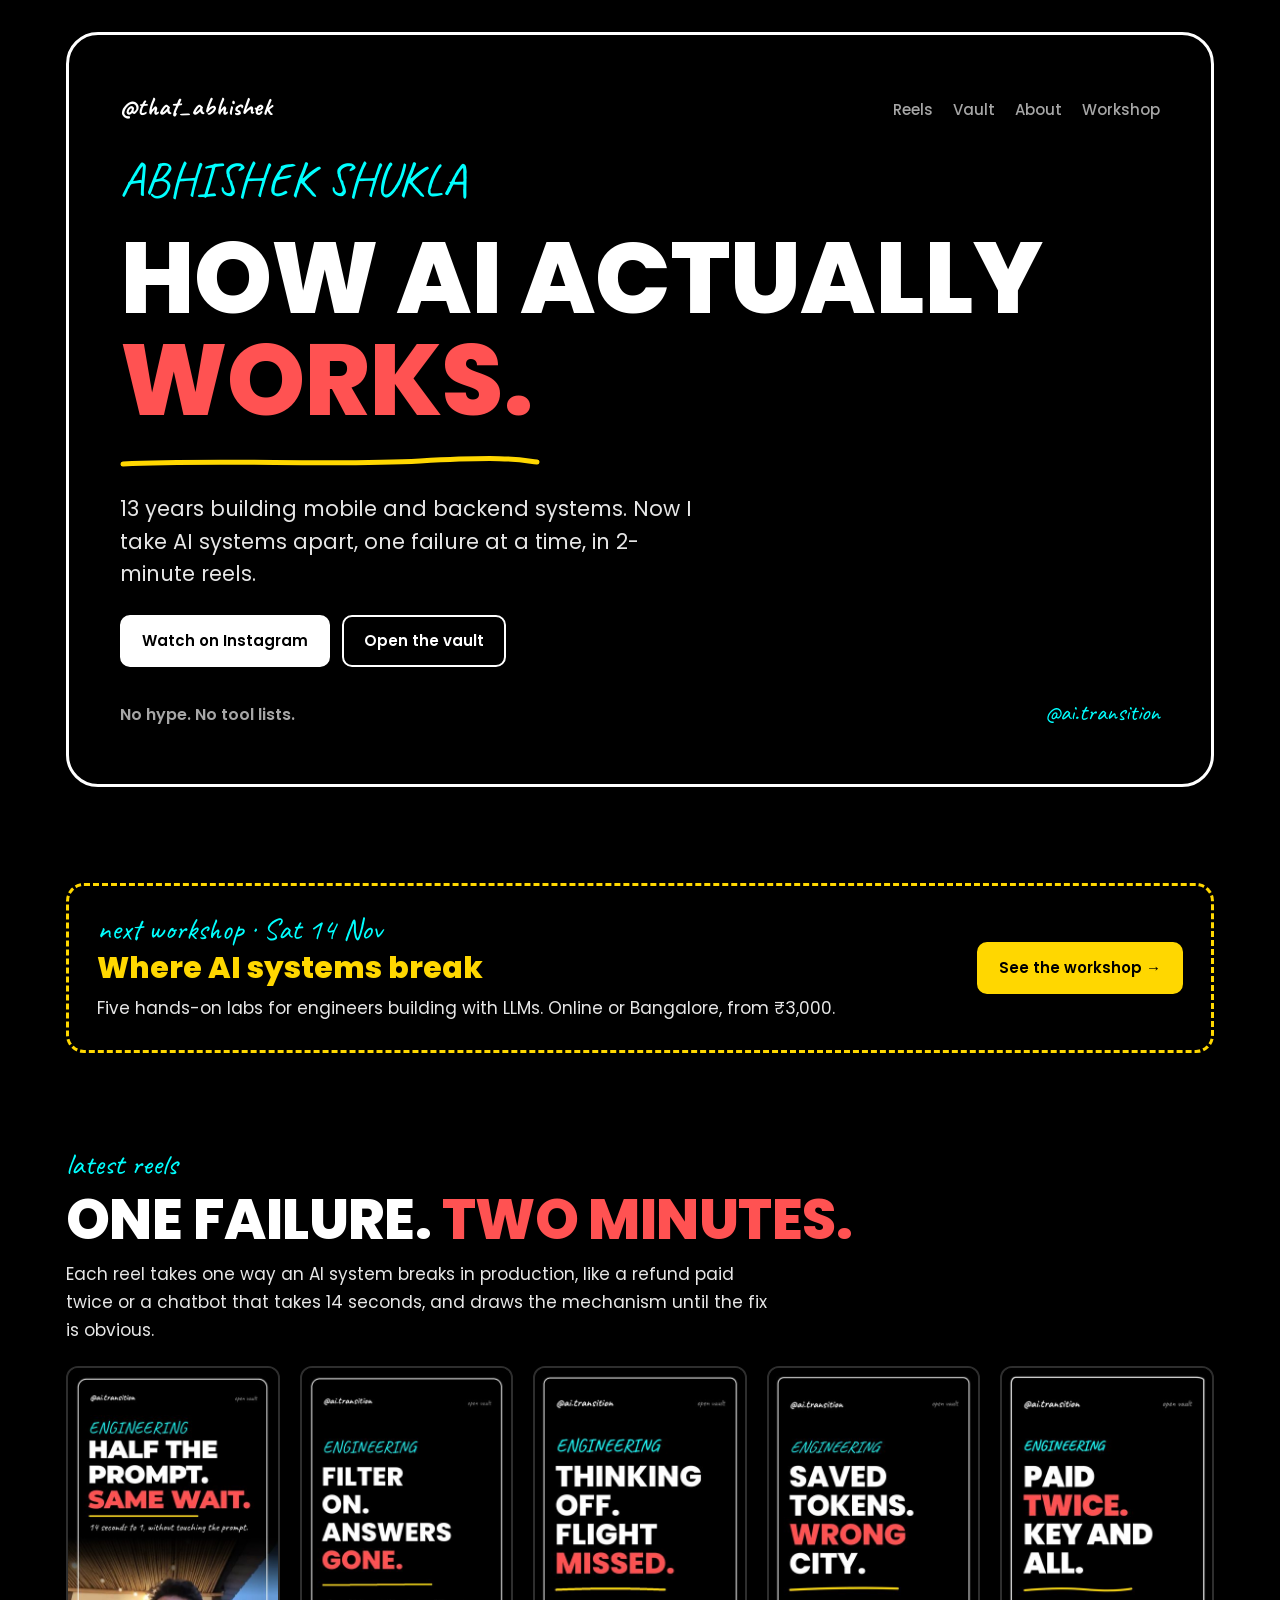
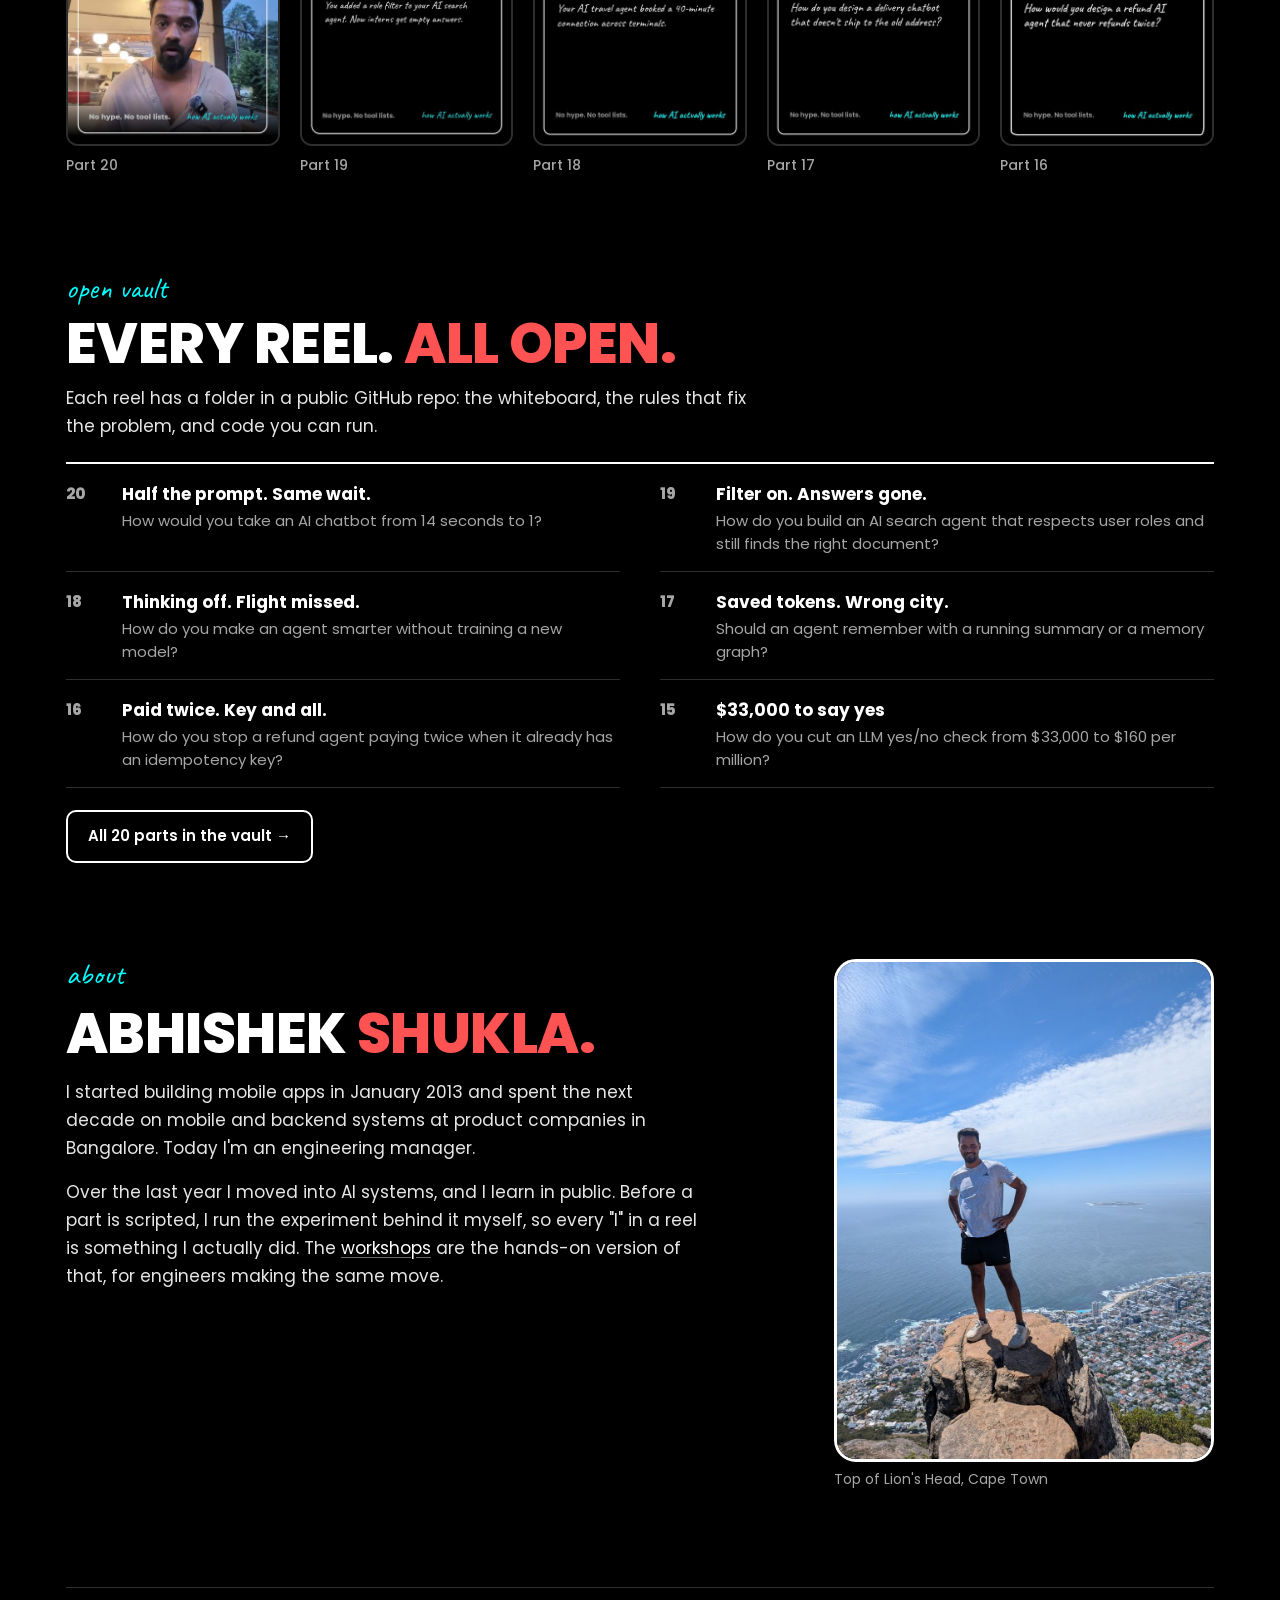
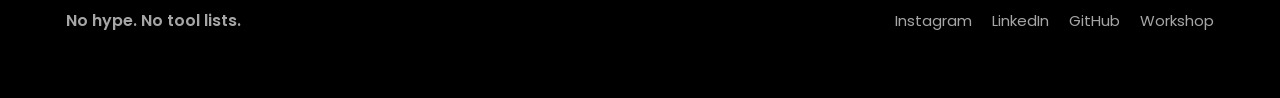
<file: index.html>
<!doctype html>
<html lang="en">
<head>
<meta charset="utf-8">
<meta name="viewport" content="width=device-width, initial-scale=1, viewport-fit=cover">
<title>Abhishek Shukla · @that_abhishek</title>
<meta name="description" content="Abhishek Shukla: 13 years building mobile and backend systems, now taking AI systems apart in short reels on @ai.transition, and running hands-on workshops for engineers.">
<meta property="og:title" content="Abhishek Shukla · how AI actually works">
<meta property="og:description" content="Reels, an open vault of whiteboards and code, and hands-on workshops on where AI systems break.">
<meta property="og:url" content="https://thatabhishek.com/">
<meta property="og:type" content="website">
<meta property="og:image" content="https://thatabhishek.com/img/cover-16.jpg">
<meta name="theme-color" content="#000000">
<link rel="icon" href="data:image/svg+xml,%3Csvg xmlns='http://www.w3.org/2000/svg' viewBox='0 0 32 32'%3E%3Crect x='1' y='1' width='30' height='30' rx='7' fill='%23000' stroke='%23fff' stroke-width='1.5'/%3E%3Ctext x='15.5' y='25.5' font-family='Arial,Helvetica,sans-serif' font-weight='900' font-size='29' letter-spacing='-1.5' text-anchor='middle' fill='%23FF5252'%3Ea.%3C/text%3E%3C/svg%3E">
<link rel="preconnect" href="https://fonts.googleapis.com">
<link rel="preconnect" href="https://fonts.gstatic.com" crossorigin>
<link rel="stylesheet" href="https://fonts.googleapis.com/css2?family=Caveat:wght@500;700&family=Poppins:wght@400;500;600;800&display=swap">
<link rel="stylesheet" href="style.css">
<script type="text/javascript">
    (function(c,l,a,r,i,t,y){
        c[a]=c[a]||function(){(c[a].q=c[a].q||[]).push(arguments)};
        t=l.createElement(r);t.async=1;t.src="https://www.clarity.ms/tag/"+i;
        y=l.getElementsByTagName(r)[0];y.parentNode.insertBefore(t,y);
    })(window, document, "clarity", "script", "z19dguc998");
</script>
<script>
  // Where the visit came from: ?ref=li (LinkedIn DM) / ?ref=ig (Instagram story). Kept for the whole visit.
  (function(){
    var ref=null;
    try{ ref=new URLSearchParams(location.search).get("ref"); if(ref) sessionStorage.setItem("ref",ref); else ref=sessionStorage.getItem("ref"); }catch(e){}
    clarity("set","ref",ref||"direct");
    clarity("set","page",location.pathname);
    // Clicks on anything marked data-track become Clarity events
    document.addEventListener("click",function(e){
      var el=e.target.closest&&e.target.closest("[data-track]");
      if(el) clarity("event",el.getAttribute("data-track"));
    });
  })();
</script>
</head>
<body>
<div class="wrap">

  <header class="frame">
    <div class="frame-top">
      <a class="handle" href="./">@that_abhishek</a>
      <nav aria-label="Site"><ul>
        <li><a href="#reels">Reels</a></li>
        <li><a href="#vault">Vault</a></li>
        <li><a href="#about">About</a></li>
        <li><a href="workshop/">Workshop</a></li>
      </ul></nav>
    </div>
    <div class="hero-solo">
      <div class="hero-text">
        <div class="track">Abhishek Shukla</div>
        <h1>How AI actually<br><span class="red">works.</span></h1>
        <svg class="underline" viewBox="0 0 420 14" preserveAspectRatio="none" aria-hidden="true"><path d="M3 9 C 100 4, 210 11, 300 6 S 400 5, 417 7" fill="none" stroke="#FFD700" stroke-width="5" stroke-linecap="round"/></svg>
        <p class="lede">13 years building mobile and backend systems. Now I take AI systems apart, one failure at a time, in 2-minute reels.</p>
        <div class="ctas">
          <a data-track="home_watch_instagram" class="btn primary" href="https://www.instagram.com/ai.transition/" rel="noopener">Watch on Instagram</a>
          <a data-track="home_open_vault" class="btn" href="#vault">Open the vault</a>
        </div>
      </div>
    </div>
    <div class="frame-foot">
      <span class="nohype">No hype. No tool lists.</span>
      <span class="how">@ai.transition</span>
    </div>
  </header>

  <a data-track="home_workshop_box" class="cta-box" href="workshop/">
    <div class="cta-row">
      <div>
        <span class="label">next workshop · Sat 14 Nov</span>
        <h3>Where AI systems break</h3>
        <p>Five hands-on labs for engineers building with LLMs. Online or Bangalore, from ₹3,000.</p>
      </div>
      <span class="btn yellow">See the workshop →</span>
    </div>
  </a>

  <section id="reels">
    <div class="section-head">
      <div class="label">latest reels</div>
      <h2>One failure. <span class="red">Two minutes.</span></h2>
      <p class="body">Each reel takes one way an AI system breaks in production, like a refund paid twice or a chatbot that takes 14 seconds, and draws the mechanism until the fix is obvious.</p>
    </div>
    <div class="reels">
      <a data-track="home_reel_click" class="reel" href="https://www.instagram.com/ai.transition/" rel="noopener"><img src="img/cover-20.jpg" alt="Reel cover: Half the prompt. Same wait." width="432" height="768" loading="lazy">Part 20</a>
      <a data-track="home_reel_click" class="reel" href="https://www.instagram.com/ai.transition/" rel="noopener"><img src="img/cover-19.jpg" alt="Reel cover: Filter on. Answers gone." width="432" height="768" loading="lazy">Part 19</a>
      <a data-track="home_reel_click" class="reel" href="https://www.instagram.com/reel/DePXqI0T1Dx/" rel="noopener"><img src="img/cover-18.jpg" alt="Reel cover: Thinking off. Flight missed." width="432" height="768" loading="lazy">Part 18</a>
      <a data-track="home_reel_click" class="reel" href="https://www.instagram.com/reel/DeEbehLRSeM/" rel="noopener"><img src="img/cover-17.jpg" alt="Reel cover: Saved tokens. Wrong city." width="432" height="768" loading="lazy">Part 17</a>
      <a data-track="home_reel_click" class="reel" href="https://www.instagram.com/reel/Dd9E6QoR3V6/" rel="noopener"><img src="img/cover-16.jpg" alt="Reel cover: Paid twice. Key and all." width="432" height="768" loading="lazy">Part 16</a>
    </div>
  </section>

  <section id="vault">
    <div class="section-head">
      <div class="label">open vault</div>
      <h2>Every reel. <span class="red">All open.</span></h2>
      <p class="body">Each reel has a folder in a public GitHub repo: the whiteboard, the rules that fix the problem, and code you can run.</p>
    </div>
    <div class="parts">
      <a data-track="home_part_click" class="part" href="https://github.com/that-abhishek/ai-architecture-vault/tree/main/parts/20-half-the-prompt-same-wait" rel="noopener"><span class="num">20</span><div><b>Half the prompt. Same wait.</b><span>How would you take an AI chatbot from 14 seconds to 1?</span></div></a>
      <a data-track="home_part_click" class="part" href="https://github.com/that-abhishek/ai-architecture-vault/tree/main/parts/19-filter-on-answers-gone" rel="noopener"><span class="num">19</span><div><b>Filter on. Answers gone.</b><span>How do you build an AI search agent that respects user roles and still finds the right document?</span></div></a>
      <a data-track="home_part_click" class="part" href="https://www.instagram.com/reel/DePXqI0T1Dx/" rel="noopener"><span class="num">18</span><div><b>Thinking off. Flight missed.</b><span>How do you make an agent smarter without training a new model?</span></div></a>
      <a data-track="home_part_click" class="part" href="https://www.instagram.com/reel/DeEbehLRSeM/" rel="noopener"><span class="num">17</span><div><b>Saved tokens. Wrong city.</b><span>Should an agent remember with a running summary or a memory graph?</span></div></a>
      <a data-track="home_part_click" class="part" href="https://www.instagram.com/reel/Dd9E6QoR3V6/" rel="noopener"><span class="num">16</span><div><b>Paid twice. Key and all.</b><span>How do you stop a refund agent paying twice when it already has an idempotency key?</span></div></a>
      <a data-track="home_part_click" class="part" href="https://www.instagram.com/reel/DdrDfAuxsx8/" rel="noopener"><span class="num">15</span><div><b>$33,000 to say yes</b><span>How do you cut an LLM yes/no check from $33,000 to $160 per million?</span></div></a>
    </div>
    <div class="ctas"><a data-track="home_vault_github" class="btn" href="https://github.com/that-abhishek/ai-architecture-vault" rel="noopener">All 20 parts in the vault →</a></div>
  </section>

  <section id="about">
    <div class="about-grid">
      <div>
        <div class="label">about</div>
        <h2>Abhishek <span class="red">Shukla.</span></h2>
        <p class="body">I started building mobile apps in January 2013 and spent the next decade on mobile and backend systems at product companies in Bangalore. Today I'm an engineering manager.</p>
        <p class="body">Over the last year I moved into AI systems, and I learn in public. Before a part is scripted, I run the experiment behind it myself, so every "I" in a reel is something I actually did. The <a href="workshop/">workshops</a> are the hands-on version of that, for engineers making the same move.</p>
      </div>
      <figure class="summit"><img src="img/abhishek-summit.jpg" alt="Abhishek standing on a rock at the top of a hike, ocean and city below" width="900" height="1195" loading="lazy"><figcaption>Top of Lion's Head, Cape Town</figcaption></figure>
    </div>
  </section>

  <footer>
    <span class="nohype">No hype. No tool lists.</span>
    <div class="links">
      <a href="https://www.instagram.com/ai.transition/">Instagram</a>
      <a href="https://www.linkedin.com/in/that-abhishek/">LinkedIn</a>
      <a href="https://github.com/that-abhishek">GitHub</a>
      <a href="workshop/">Workshop</a>
    </div>
  </footer>
</div>
</body>
</html>
</file>
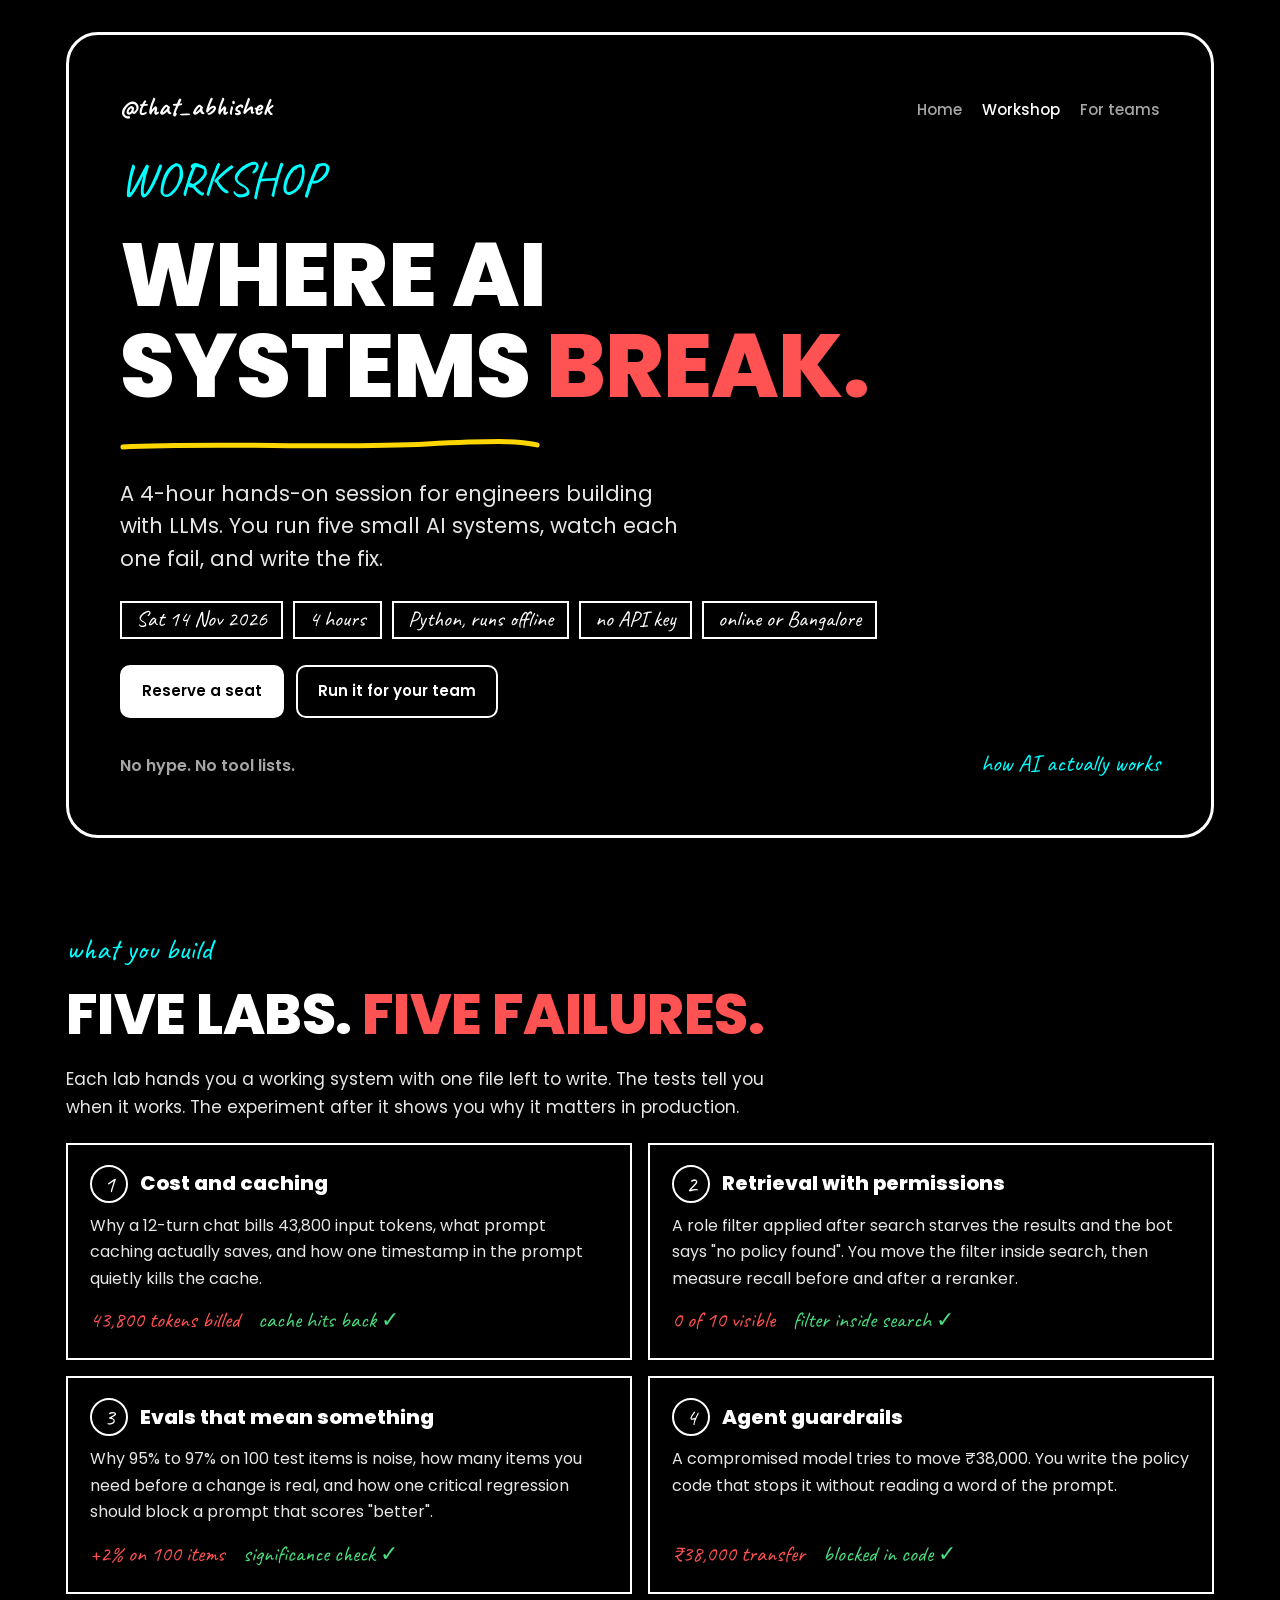
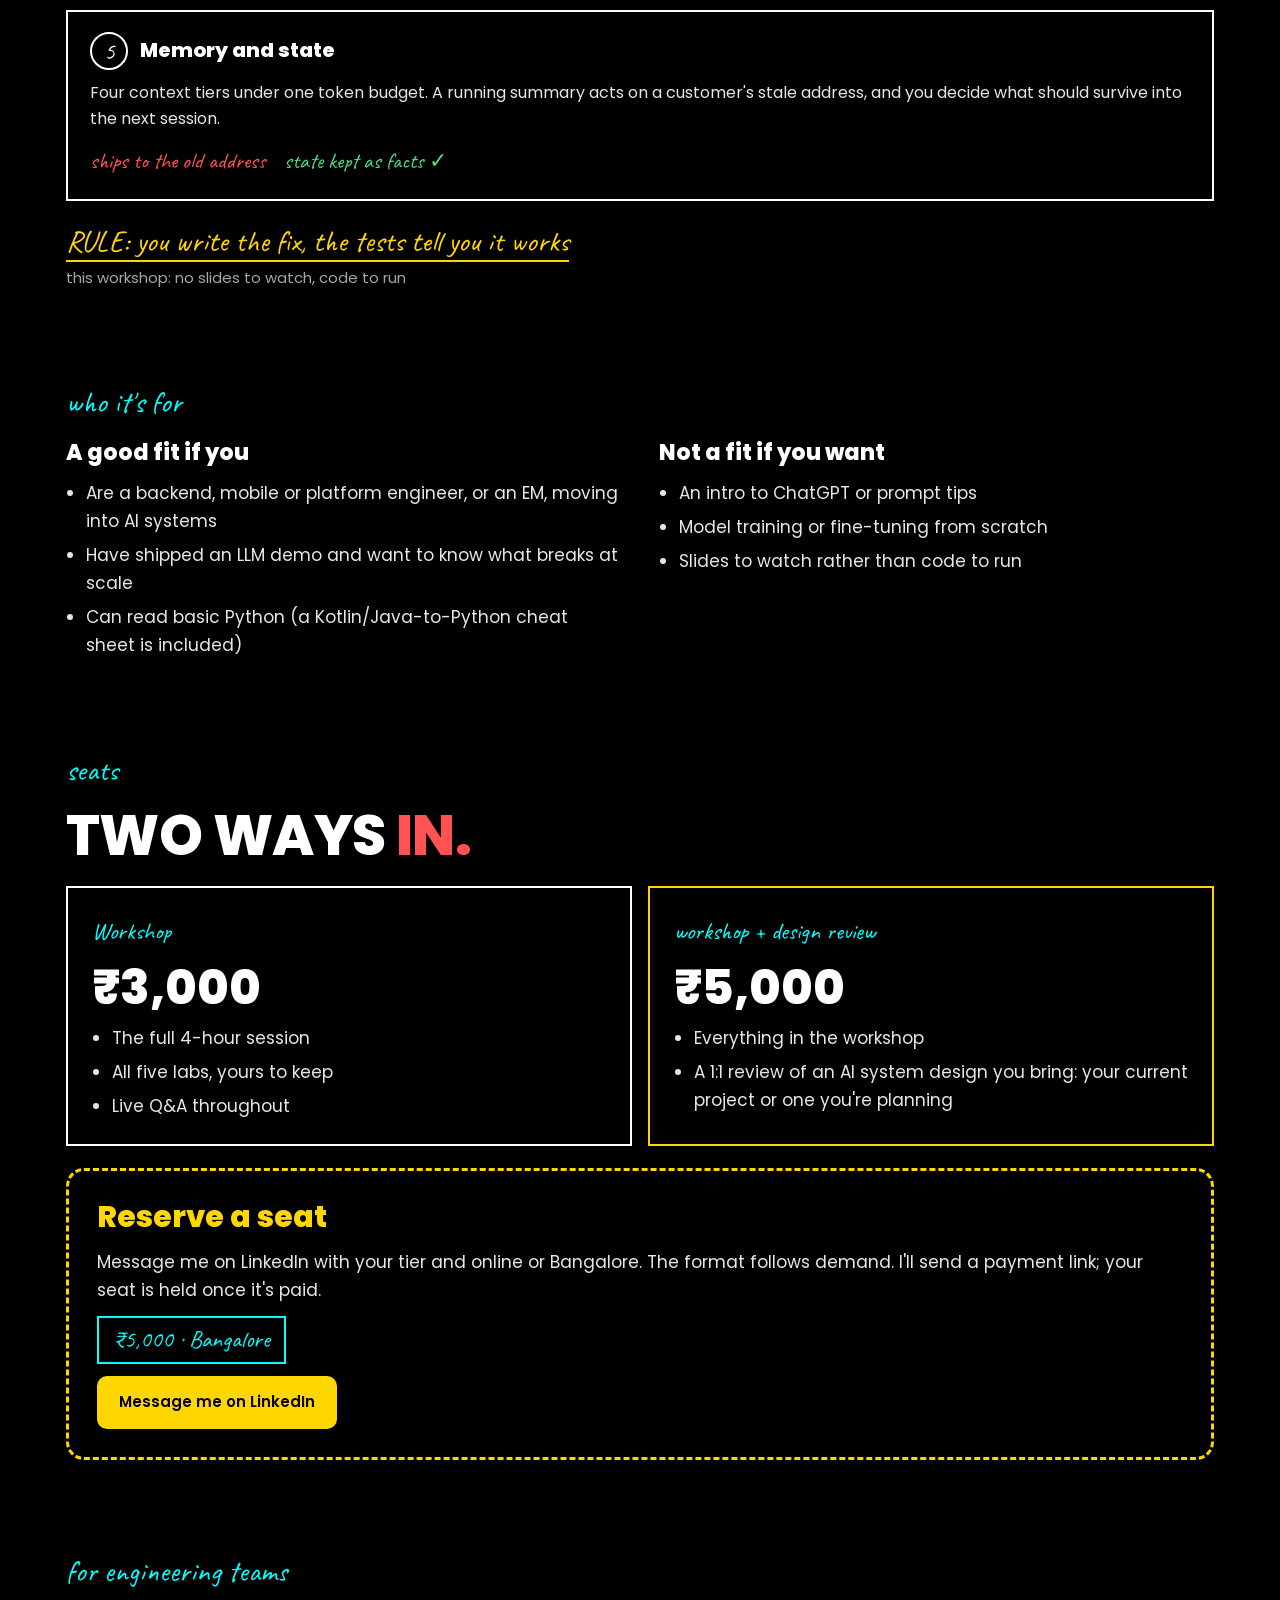
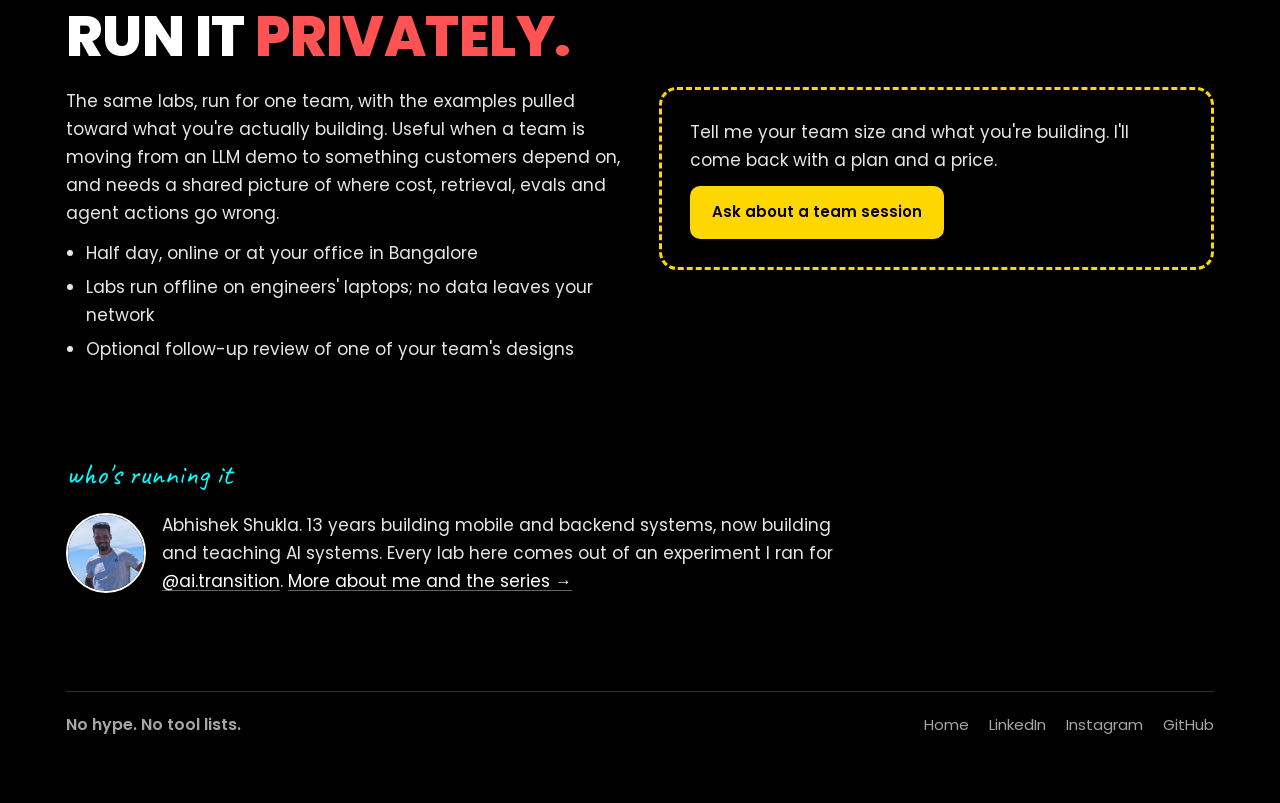
<file: workshop/index.html>
<!doctype html>
<html lang="en">
<head>
<meta charset="utf-8">
<meta name="viewport" content="width=device-width, initial-scale=1, viewport-fit=cover">
<title>Where AI Systems Break · Workshop · Abhishek Shukla</title>
<meta name="description" content="A 4-hour hands-on workshop for engineers building with LLMs: cost, retrieval, evals, agent guardrails and memory. Saturday 14 November 2026.">
<meta property="og:title" content="Where AI systems break: a hands-on workshop">
<meta property="og:description" content="Five labs. You run five small AI systems, watch each fail, and write the fix. Saturday 14 November 2026.">
<meta property="og:url" content="https://thatabhishek.com/workshop/">
<meta property="og:type" content="website">
<meta name="theme-color" content="#000000">
<link rel="icon" href="data:image/svg+xml,%3Csvg xmlns='http://www.w3.org/2000/svg' viewBox='0 0 32 32'%3E%3Crect x='1' y='1' width='30' height='30' rx='7' fill='%23000' stroke='%23fff' stroke-width='1.5'/%3E%3Ctext x='15.5' y='25.5' font-family='Arial,Helvetica,sans-serif' font-weight='900' font-size='29' letter-spacing='-1.5' text-anchor='middle' fill='%23FF5252'%3Ea.%3C/text%3E%3C/svg%3E">
<link rel="preconnect" href="https://fonts.googleapis.com">
<link rel="preconnect" href="https://fonts.gstatic.com" crossorigin>
<link rel="stylesheet" href="https://fonts.googleapis.com/css2?family=Caveat:wght@500;700&family=Poppins:wght@400;500;600;800&display=swap">
<link rel="stylesheet" href="../style.css">
<script type="text/javascript">
    (function(c,l,a,r,i,t,y){
        c[a]=c[a]||function(){(c[a].q=c[a].q||[]).push(arguments)};
        t=l.createElement(r);t.async=1;t.src="https://www.clarity.ms/tag/"+i;
        y=l.getElementsByTagName(r)[0];y.parentNode.insertBefore(t,y);
    })(window, document, "clarity", "script", "z19dguc998");
</script>
<script>
  // Where the visit came from: ?ref=li (LinkedIn DM) / ?ref=ig (Instagram story). Kept for the whole visit.
  (function(){
    var ref=null;
    try{ ref=new URLSearchParams(location.search).get("ref"); if(ref) sessionStorage.setItem("ref",ref); else ref=sessionStorage.getItem("ref"); }catch(e){}
    clarity("set","ref",ref||"direct");
    clarity("set","page",location.pathname);
    // Clicks on anything marked data-track become Clarity events
    document.addEventListener("click",function(e){
      var el=e.target.closest&&e.target.closest("[data-track]");
      if(el) clarity("event",el.getAttribute("data-track"));
    });
  })();
</script>
</head>
<body>
<div class="wrap">

  <header class="frame">
    <div class="frame-top">
      <a class="handle" href="../">@that_abhishek</a>
      <nav aria-label="Site"><ul>
        <li><a href="../">Home</a></li>
        <li><a href="./" aria-current="page">Workshop</a></li>
        <li><a href="#teams">For teams</a></li>
      </ul></nav>
    </div>
    <div class="track">Workshop</div>
    <h1>Where AI<br>systems <span class="red">break.</span></h1>
    <svg class="underline" viewBox="0 0 520 14" preserveAspectRatio="none" aria-hidden="true"><path d="M3 9 C 120 4, 260 11, 380 6 S 500 5, 517 7" fill="none" stroke="#FFD700" stroke-width="5" stroke-linecap="round"/></svg>
    <p class="lede">A 4-hour hands-on session for engineers building with LLMs. You run five small AI systems, watch each one fail, and write the fix.</p>
    <div class="facts">
      <span class="fact">Sat 14 Nov 2026</span>
      <span class="fact">4 hours</span>
      <span class="fact">Python, runs offline</span>
      <span class="fact">no API key</span>
      <span class="fact">online or Bangalore</span>
    </div>
    <div class="ctas">
      <a data-track="ws_reserve_anchor" class="btn primary" href="#reserve">Reserve a seat</a>
      <a data-track="ws_teams_anchor" class="btn" href="#teams">Run it for your team</a>
    </div>
    <div class="frame-foot">
      <span class="nohype">No hype. No tool lists.</span>
      <span class="how">how AI actually works</span>
    </div>
  </header>

  <section id="labs">
    <div class="label">what you build</div>
    <h2>Five labs. <span class="red">Five failures.</span></h2>
    <p class="body">Each lab hands you a working system with one file left to write. The tests tell you when it works. The experiment after it shows you why it matters in production.</p>
    <div class="labs">
      <article class="lab"><div class="head"><span class="n">1</span><h3>Cost and caching</h3></div>
        <p>Why a 12-turn chat bills 43,800 input tokens, what prompt caching actually saves, and how one timestamp in the prompt quietly kills the cache.</p>
        <div class="run"><span class="bad">43,800 tokens billed</span><span class="good">cache hits back ✓</span></div></article>
      <article class="lab"><div class="head"><span class="n">2</span><h3>Retrieval with permissions</h3></div>
        <p>A role filter applied after search starves the results and the bot says "no policy found". You move the filter inside search, then measure recall before and after a reranker.</p>
        <div class="run"><span class="bad">0 of 10 visible</span><span class="good">filter inside search ✓</span></div></article>
      <article class="lab"><div class="head"><span class="n">3</span><h3>Evals that mean something</h3></div>
        <p>Why 95% to 97% on 100 test items is noise, how many items you need before a change is real, and how one critical regression should block a prompt that scores "better".</p>
        <div class="run"><span class="bad">+2% on 100 items</span><span class="good">significance check ✓</span></div></article>
      <article class="lab"><div class="head"><span class="n">4</span><h3>Agent guardrails</h3></div>
        <p>A compromised model tries to move ₹38,000. You write the policy code that stops it without reading a word of the prompt.</p>
        <div class="run"><span class="bad">₹38,000 transfer</span><span class="good">blocked in code ✓</span></div></article>
      <article class="lab"><div class="head"><span class="n">5</span><h3>Memory and state</h3></div>
        <p>Four context tiers under one token budget. A running summary acts on a customer's stale address, and you decide what should survive into the next session.</p>
        <div class="run"><span class="bad">ships to the old address</span><span class="good">state kept as facts ✓</span></div></article>
    </div>
    <div>
      <p><span class="rule">RULE: you write the fix, the tests tell you it works</span></p>
      <p class="rule-note">this workshop: no slides to watch, code to run</p>
    </div>
  </section>

  <section id="fit">
    <div class="label">who it's for</div>
    <div class="two">
      <div>
        <h3 style="font-size:22px">A good fit if you</h3>
        <ul class="plain">
          <li>Are a backend, mobile or platform engineer, or an EM, moving into AI systems</li>
          <li>Have shipped an LLM demo and want to know what breaks at scale</li>
          <li>Can read basic Python (a Kotlin/Java-to-Python cheat sheet is included)</li>
        </ul>
      </div>
      <div>
        <h3 style="font-size:22px">Not a fit if you want</h3>
        <ul class="plain">
          <li>An intro to ChatGPT or prompt tips</li>
          <li>Model training or fine-tuning from scratch</li>
          <li>Slides to watch rather than code to run</li>
        </ul>
      </div>
    </div>
  </section>

  <section id="reserve">
    <div class="label">seats</div>
    <h2>Two ways <span class="red">in.</span></h2>
    <div class="tiers">
      <div class="tier">
        <span class="name">Workshop</span>
        <span class="price">₹3,000</span>
        <ul class="plain"><li>The full 4-hour session</li><li>All five labs, yours to keep</li><li>Live Q&amp;A throughout</li></ul>
      </div>
      <div class="tier hi">
        <span class="name">workshop + design review</span>
        <span class="price">₹5,000</span>
        <ul class="plain"><li>Everything in the workshop</li><li>A 1:1 review of an AI system design you bring: your current project or one you're planning</li></ul>
      </div>
    </div>
    <div class="cta-box">
      <h3>Reserve a seat</h3>
      <p>Message me on LinkedIn with your tier and online or Bangalore. The format follows demand. I'll send a payment link; your seat is held once it's paid.</p>
      <span class="reply">₹5,000 · Bangalore</span>
      <a class="btn yellow" style="align-self:flex-start" data-track="ws_reserve_linkedin" href="https://www.linkedin.com/in/that-abhishek/" rel="noopener">Message me on LinkedIn</a>
    </div>
  </section>

  <section id="teams">
    <div class="label">for engineering teams</div>
    <h2>Run it <span class="red">privately.</span></h2>
    <div class="two">
      <div>
        <p class="body">The same labs, run for one team, with the examples pulled toward what you're actually building. Useful when a team is moving from an LLM demo to something customers depend on, and needs a shared picture of where cost, retrieval, evals and agent actions go wrong.</p>
        <ul class="plain">
          <li>Half day, online or at your office in Bangalore</li>
          <li>Labs run offline on engineers' laptops; no data leaves your network</li>
          <li>Optional follow-up review of one of your team's designs</li>
        </ul>
      </div>
      <div class="cta-box">
        <p>Tell me your team size and what you're building. I'll come back with a plan and a price.</p>
        <a class="btn yellow" style="align-self:flex-start" data-track="ws_team_linkedin" href="https://www.linkedin.com/in/that-abhishek/" rel="noopener">Ask about a team session</a>
      </div>
    </div>
  </section>

  <section>
    <div class="label">who's running it</div>
    <div class="byline"><img class="avatar" src="../img/abhishek.jpg" alt="Abhishek Shukla" width="96" height="96">
    <p class="body">Abhishek Shukla. 13 years building mobile and backend systems, now building and teaching AI systems. Every lab here comes out of an experiment I ran for <a href="https://instagram.com/ai.transition">@ai.transition</a>. <a href="../">More about me and the series →</a></p></div>
  </section>

  <footer>
    <span class="nohype">No hype. No tool lists.</span>
    <div class="links">
      <a href="../">Home</a>
      <a href="https://www.linkedin.com/in/that-abhishek/">LinkedIn</a>
      <a href="https://instagram.com/ai.transition">Instagram</a>
      <a href="https://github.com/that-abhishek">GitHub</a>
    </div>
  </footer>
</div>
</body>
</html>
</file>
<file: style.css>
/* @ai.transition reel system, adapted for reading:
   black ground, white rounded frame, Poppins caps with one red word.
   Caveat ONLY for short labels; every sentence is Poppins.
   Colour roles: red = the twist word, yellow = action, cyan = small labels, green = fixed (labs only). */
:root{
  --bg:#000; --fg:#fff; --text:#e6e6e6; --muted:#a6a6a6; --line:#2e2e2e;
  --red:#FF5252; --yellow:#FFD700; --cyan:#00FFFF; --green:#4ADE80;
  --head:"Poppins","Helvetica Neue",Arial,sans-serif;
  --hand:"Caveat","Bradley Hand","Comic Sans MS",cursive;
  --gutter:max(16px, env(safe-area-inset-left, 0px));
  color-scheme:dark;
}
*{box-sizing:border-box}
html{-webkit-text-size-adjust:100%; background:var(--bg)}
body{margin:0; background:var(--bg); color:var(--text); font-family:var(--head); font-size:17px; line-height:1.65}
img{max-width:100%}
p{margin:0}
a{color:var(--fg); text-decoration-color:rgba(255,255,255,.4); text-underline-offset:3px}
a:hover{text-decoration-color:var(--fg)}
a:focus-visible,.btn:focus-visible{outline:2px solid var(--yellow); outline-offset:3px}

.wrap{max-width:1180px; margin:0 auto; padding-block:clamp(16px,3vw,32px) 64px;
  padding-left:var(--gutter); padding-right:max(16px, env(safe-area-inset-right, 0px));
  display:flex; flex-direction:column; gap:clamp(56px,8vw,96px)}

/* type */
h1,h2,h3{font-family:var(--head); font-weight:800; margin:0; color:var(--fg); text-transform:uppercase; line-height:1.02; letter-spacing:-.01em; text-wrap:balance}
h1{font-size:clamp(42px,7vw,96px)}
h2{font-size:clamp(30px,4.6vw,56px)}
h3{font-size:clamp(20px,2.2vw,24px); text-transform:none; letter-spacing:0; line-height:1.25}
.red{color:var(--red)}
.label{font-family:var(--hand); font-size:clamp(24px,2.6vw,30px); color:var(--cyan); line-height:1}
.lede{font-size:clamp(18px,1.8vw,21px); line-height:1.55; color:var(--text); max-width:44ch}
.body{color:var(--text); max-width:64ch}
.muted{color:var(--muted)}

/* reel-cover frame */
.frame{border:3px solid var(--fg); border-radius:clamp(20px,3vw,32px); padding:clamp(20px,4vw,52px); display:flex; flex-direction:column; gap:clamp(18px,2.4vw,26px)}
.frame-top{display:flex; justify-content:space-between; align-items:baseline; gap:8px 20px; flex-wrap:wrap}
.handle{font-family:var(--hand); font-weight:700; font-size:26px; color:var(--fg); text-decoration:none}
.track{font-family:var(--hand); font-size:clamp(30px,4vw,48px); color:var(--cyan); text-transform:uppercase; line-height:1}
.underline{display:block; width:min(420px,70%); height:14px}
.frame-foot{display:flex; justify-content:space-between; align-items:baseline; gap:8px 16px; flex-wrap:wrap}
.nohype{font-weight:600; color:var(--muted); font-size:16px}
.how{font-family:var(--hand); font-size:24px; color:var(--cyan)}
nav ul{list-style:none; margin:0; padding:0; display:flex; gap:6px 20px; flex-wrap:wrap; font-size:15px; font-weight:500}
nav ul a{color:var(--muted); text-decoration:none}
nav ul a:hover, nav ul a[aria-current="page"]{color:var(--fg)}

.hero-grid{display:grid; grid-template-columns:minmax(0,1.35fr) minmax(0,1fr); gap:clamp(24px,4vw,56px); align-items:center}
.hero-text{display:flex; flex-direction:column; gap:clamp(18px,2.2vw,24px); min-width:0}
.portrait{width:100%; max-width:440px; justify-self:end; height:auto; aspect-ratio:4/5; object-fit:cover; border:3px solid var(--fg); border-radius:22px; display:block}

/* buttons */
.ctas{display:flex; flex-wrap:wrap; gap:12px}
.btn{display:inline-block; font-weight:600; font-size:15px; padding:12px 20px; border-radius:10px; text-decoration:none; border:2px solid var(--fg); color:var(--fg)}
.btn.primary{background:var(--fg); color:var(--bg)}
.btn.yellow{background:var(--yellow); border-color:var(--yellow); color:var(--bg)}

section{display:flex; flex-direction:column; gap:22px; scroll-margin-top:16px}
.section-head{display:flex; flex-direction:column; gap:12px}

/* outro-style dashed yellow box = an action */
.cta-box{border:3px dashed var(--yellow); border-radius:18px; padding:clamp(20px,3vw,28px); display:flex; flex-direction:column; gap:12px; color:var(--text)}
a.cta-box{text-decoration:none}
a.cta-box:hover{background:#0d0d0d}
.cta-box h3{color:var(--yellow); font-size:clamp(22px,2.6vw,30px)}
.cta-row{display:flex; justify-content:space-between; align-items:center; gap:16px 32px; flex-wrap:wrap}
.cta-row > div{display:flex; flex-direction:column; gap:6px; min-width:0}
.reply{font-family:var(--hand); font-size:24px; border:2px solid var(--cyan); color:var(--cyan); padding:2px 14px; align-self:flex-start}

/* reels */
.reels{display:grid; grid-template-columns:repeat(5,minmax(0,1fr)); gap:clamp(10px,1.6vw,20px)}
.reel{display:flex; flex-direction:column; gap:8px; text-decoration:none; color:var(--muted); min-width:0; font-size:14px; font-weight:500}
.reel img{width:100%; height:auto; aspect-ratio:9/16; object-fit:cover; border-radius:12px; border:2px solid var(--line); display:block; background:#111}
.reel:hover img{border-color:var(--fg)}
.reel:hover{color:var(--fg)}

/* vault list */
.parts{display:grid; grid-template-columns:repeat(2,minmax(0,1fr)); gap:0 40px; border-top:2px solid var(--fg)}
.part{display:grid; grid-template-columns:44px 1fr; gap:12px; padding:16px 0; border-bottom:1px solid var(--line); text-decoration:none; color:var(--text)}
.part .num{font-weight:800; color:var(--muted); font-size:15px; padding-top:1px}
.part b{font-weight:700; color:var(--fg); display:block}
.part span{color:var(--muted); font-size:15px; line-height:1.5; display:block; margin-top:2px}
a.part:hover b{color:var(--red)}

/* about */
.about-grid{display:grid; grid-template-columns:minmax(0,1.4fr) minmax(0,1fr); gap:clamp(24px,4vw,56px); align-items:start}
.about-grid > div{display:flex; flex-direction:column; gap:16px; min-width:0}
.summit{margin:0; display:flex; flex-direction:column; gap:6px; max-width:380px; justify-self:end}
.summit img{width:100%; height:auto; border:3px solid var(--fg); border-radius:22px; display:block}
.summit figcaption{font-size:14px; color:var(--muted)}

/* workshop: whiteboard boxes */
.facts{display:flex; flex-wrap:wrap; gap:10px}
.fact{font-family:var(--hand); font-size:22px; padding:2px 14px; border:2px solid var(--fg); line-height:1.35; color:var(--fg)}
.labs{display:grid; grid-template-columns:repeat(2,minmax(0,1fr)); gap:16px}
.lab{border:2px solid var(--fg); padding:20px 22px; display:flex; flex-direction:column; gap:10px; min-width:0}
.lab:last-child:nth-child(odd){grid-column:1 / -1}
.lab .head{display:flex; align-items:center; gap:12px}
.lab .n{width:38px; height:38px; flex:none; border:2px solid var(--fg); border-radius:50%; display:grid; place-items:center; font-family:var(--hand); font-size:24px; line-height:1; color:var(--fg)}
.lab h3{font-size:20px}
.lab p{color:var(--text); font-size:16px}
.lab .run{display:flex; flex-wrap:wrap; gap:4px 18px; font-family:var(--hand); font-size:22px; margin-top:auto}
.run .bad{color:var(--red)} .run .good{color:var(--green)}
.rule{font-family:var(--hand); color:var(--yellow); font-size:clamp(24px,3vw,30px); line-height:1.25; display:inline; background-image:linear-gradient(var(--yellow),var(--yellow)); background-size:100% 2px; background-repeat:no-repeat; background-position:0 100%; padding-bottom:2px}
.rule-note{font-size:15px; color:var(--muted); margin-top:6px}
.two{display:grid; grid-template-columns:repeat(2,minmax(0,1fr)); gap:clamp(20px,3vw,40px); align-items:start}
.two > div{min-width:0; display:flex; flex-direction:column; gap:12px}
.tiers{display:grid; grid-template-columns:repeat(2,minmax(0,1fr)); gap:16px}
.tier{border:2px solid var(--fg); padding:24px; display:flex; flex-direction:column; gap:12px; min-width:0}
.tier.hi{border-color:var(--yellow)}
.tier .name{font-family:var(--hand); font-size:24px; color:var(--cyan)}
.price{font-weight:800; font-size:clamp(38px,4vw,48px); color:var(--fg); font-variant-numeric:tabular-nums; line-height:1}
ul.plain{margin:0; padding-left:20px; display:flex; flex-direction:column; gap:6px; color:var(--text)}
.byline{display:flex; gap:16px; align-items:center}
.avatar{width:80px; height:80px; flex:none; border-radius:50%; object-fit:cover; object-position:40% 25%; border:2px solid var(--fg)}

footer{display:flex; flex-wrap:wrap; justify-content:space-between; gap:12px 20px; align-items:baseline; border-top:1px solid var(--line); padding-top:20px}
footer .links{display:flex; gap:8px 20px; flex-wrap:wrap; font-size:15px}
footer .links a{color:var(--muted); text-decoration:none}
footer .links a:hover{color:var(--fg)}

/* tablet */
@media (max-width:900px){
  .reels{grid-template-columns:repeat(3,minmax(0,1fr))}
  .parts,.labs,.about-grid{grid-template-columns:1fr}
  .lab:last-child:nth-child(odd){grid-column:auto}
  .summit{justify-self:start}
}
/* phone */
@media (max-width:640px){
  .hero-grid,.two,.tiers{grid-template-columns:1fr}
  .portrait{order:-1; max-width:220px; justify-self:start}
  .reels{grid-template-columns:repeat(2,minmax(0,1fr))}
  .reels .reel:nth-child(5){display:none}
  .frame-top{flex-direction:column; gap:10px}
  .byline{align-items:flex-start}
}
@media (prefers-reduced-motion: no-preference){ html{scroll-behavior:smooth} }

/* type-only hero, like a reel cover */
.hero-solo h1{font-size:clamp(46px,8vw,100px); text-wrap:wrap}
</file>
